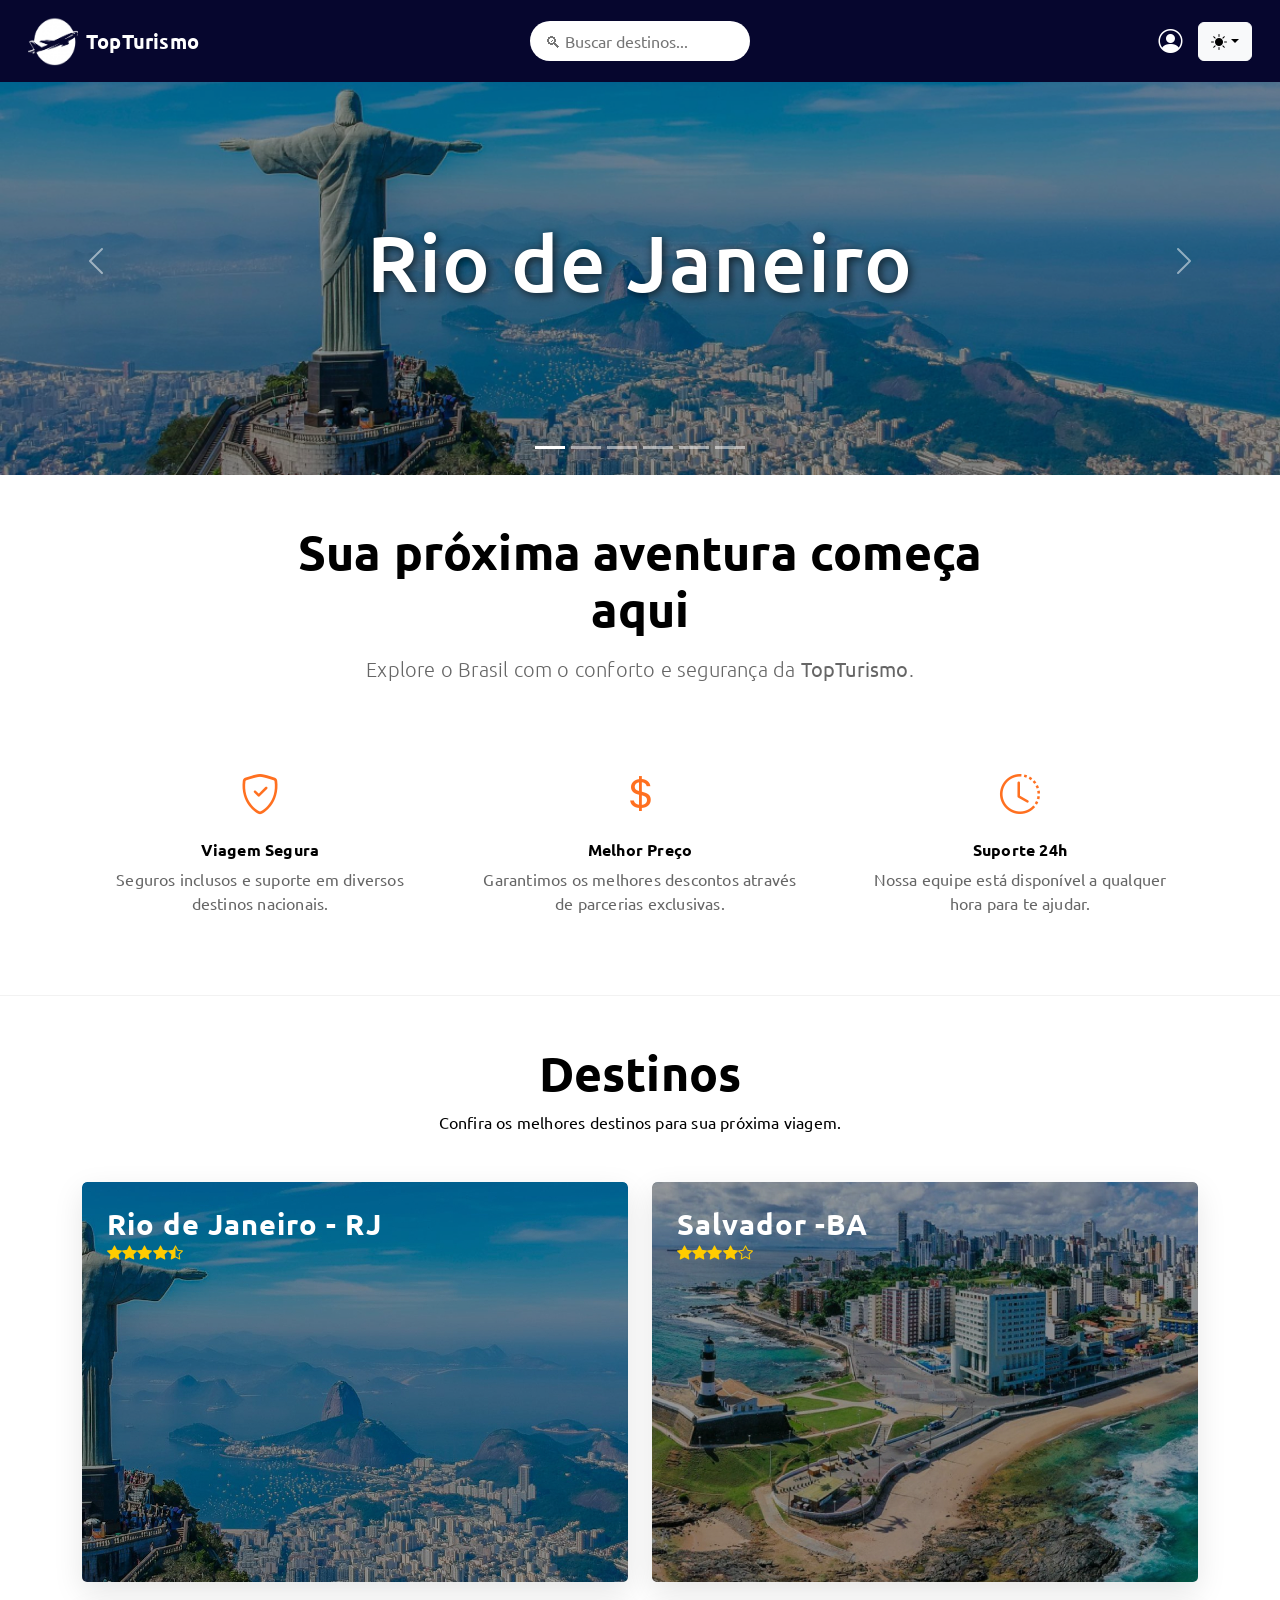
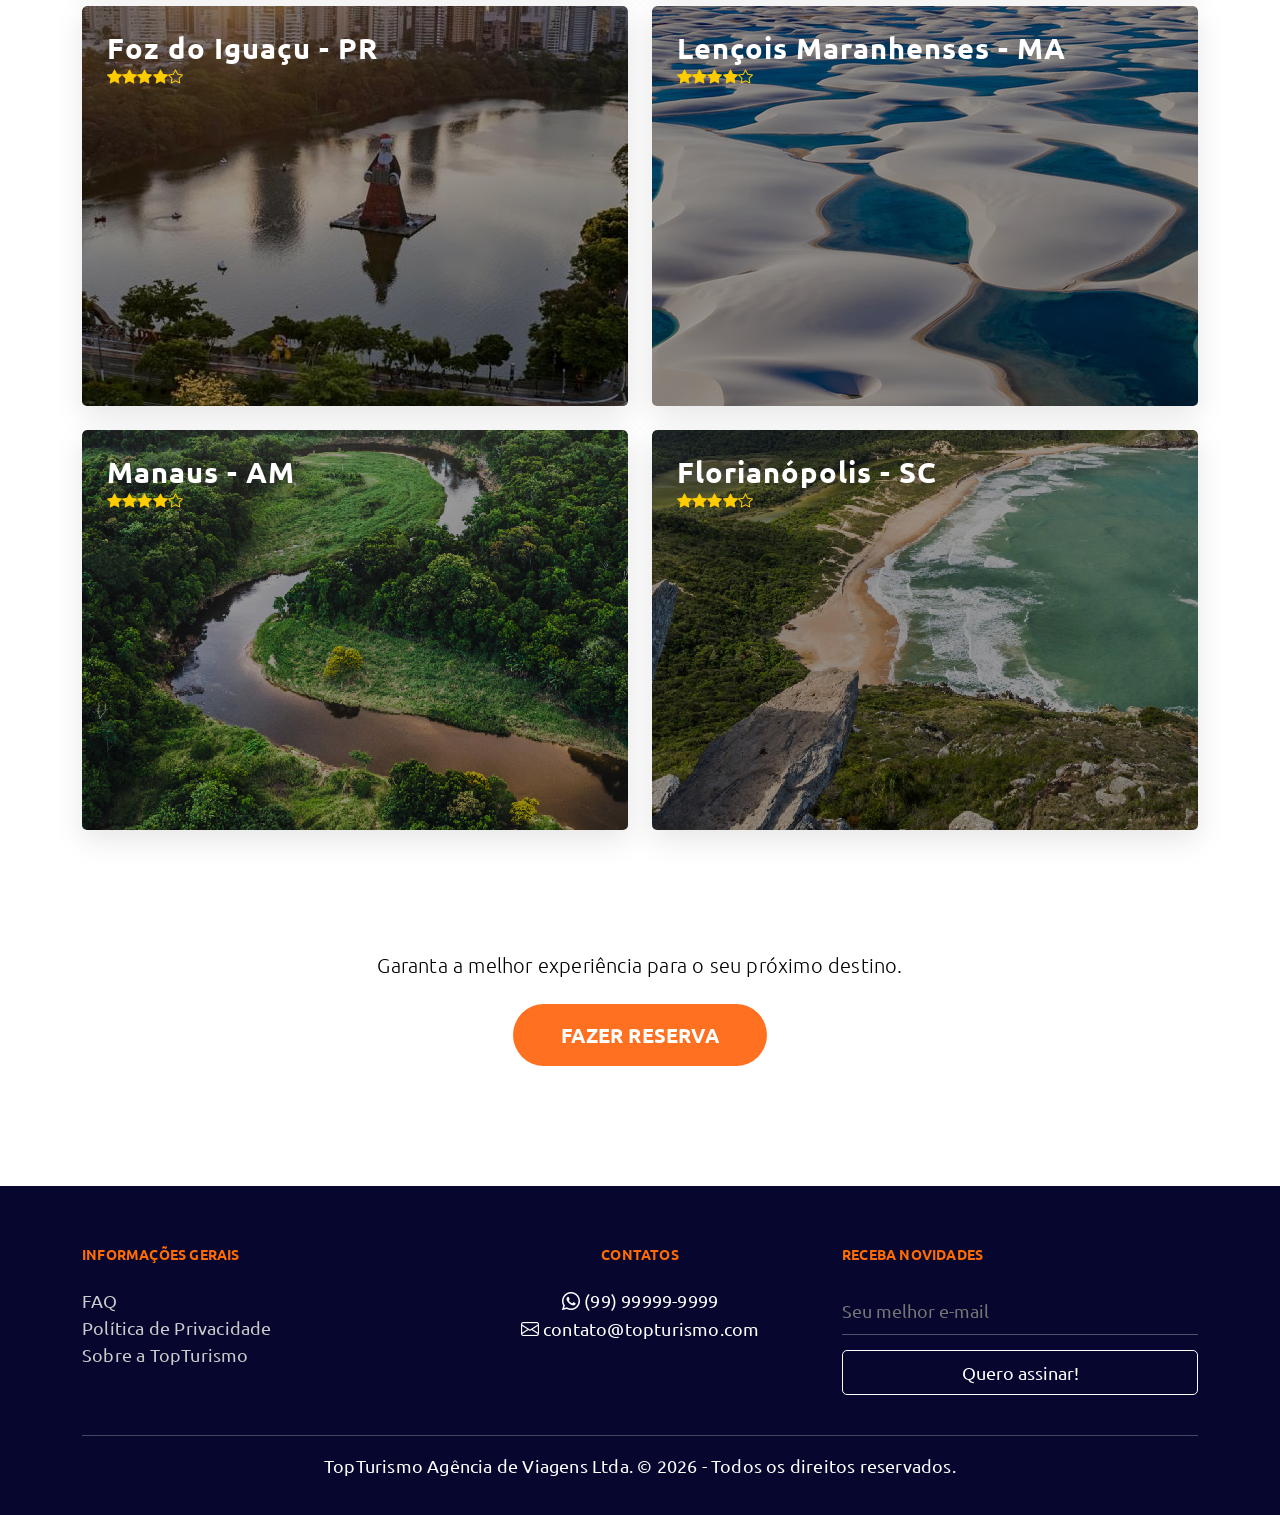
<file: index.html>
<!DOCTYPE html>
<html lang="pt-BR">

<head>
    <meta charset="UTF-8">
    <meta name="viewport" content="width=device-width, initial-scale=1.0">
    <link href="https://cdn.jsdelivr.net/npm/bootstrap@5.3.3/dist/css/bootstrap.min.css" rel="stylesheet">
    <link rel="stylesheet" href="./assets/css/style.css">
    <link rel="stylesheet" href="https://cdn.jsdelivr.net/npm/bootstrap-icons@1.11.3/font/bootstrap-icons.min.css">
    <link rel="shortcut icon" href="./assets/imagens/logo-favicon.ico" type="image/x-icon">
    <title>TopTurismo - Reserva de Viagens</title>
</head>

<body>
    <header>
        <nav class="navbar fixed-top navbar-expand-lg custom-bg p-3">
            <div class="container-fluid d-flex align-items-center flex-wrap">
                <div class="d-flex align-items-center">
                    <img src="./assets/imagens/logo-white.png" width="50" height="50" alt="Logo">
                    <a href="index.html" class="text-a ms-2 logo-texto">TopTurismo</a>
                </div>

                <div class="mx-auto busca-container">
                    <div class="busca-caixa">
                        <input type="text" placeholder="🔍︎ Buscar destinos...">
                    </div>
                </div>

                <div class="d-flex align-items-center ms-auto gap-3">
                    <a href="./pages/cadastro.html" class="text-white fs-4 user-icon">
                        <i class="bi bi-person-circle"></i>
                    </a>

                    <div class="dropdown">
                        <button class="btn btn-light dropdown-toggle" type="button" id="temaMenu"
                            data-bs-toggle="dropdown">
                            <i class="bi bi-circle-half"></i> Tema
                        </button>
                        <ul class="dropdown-menu dropdown-menu-end">
                            <li><a class="dropdown-item" onclick="setTheme('light')"><i
                                        class="bi bi-sun-fill me-2"></i>Claro</a></li>
                            <li><a class="dropdown-item" onclick="setTheme('dark')"><i
                                        class="bi bi-moon-fill me-2"></i>Escuro</a></li>
                        </ul>
                    </div>
                </div>
            </div>
        </nav>
    </header>

    <main>
        <section class="mt-5 p-0"> <!-- Carrossel -->
            <div id="myCarousel" class="carousel slide carousel-fade" data-bs-ride="carousel">
                <div class="carousel-indicators">
                    <button type="button" data-bs-target="#myCarousel" data-bs-slide-to="0" class="active"></button>
                    <button type="button" data-bs-target="#myCarousel" data-bs-slide-to="1"></button>
                    <button type="button" data-bs-target="#myCarousel" data-bs-slide-to="2"></button>
                    <button type="button" data-bs-target="#myCarousel" data-bs-slide-to="3"></button>
                    <button type="button" data-bs-target="#myCarousel" data-bs-slide-to="4"></button>
                    <button type="button" data-bs-target="#myCarousel" data-bs-slide-to="5"></button>
                </div>
                <div class="carousel-inner">
                    <div class="carousel-item active">
                        <img src="./assets/imagens/rio-de-janeiro.jpg" class="img-opacidade w-100" alt="Rio">
                        <div class="carousel-caption">
                            <h3>Rio de Janeiro</h3>
                        </div>
                    </div>
                    <div class="carousel-item">
                        <img src="./assets/imagens/salvador.jpg" class="img-opacidade w-100" alt="Salvador">
                        <div class="carousel-caption">
                            <h3>Salvador</h3>
                        </div>
                    </div>
                    <div class="carousel-item">
                        <img src="./assets/imagens/maranhao.jpg" class="img-opacidade w-100" alt="Maranhão">
                        <div class="carousel-caption">
                            <h3>Maranhão</h3>
                        </div>
                    </div>
                    <div class="carousel-item">
                        <img src="./assets/imagens/amazonia.jpg" class="img-opacidade w-100" alt="Maranhão">
                        <div class="carousel-caption">
                            <h3>Amazonas</h3>
                        </div>
                    </div>
                    <div class="carousel-item">
                        <img src="./assets/imagens/florianopolis.jpg" class="img-opacidade w-100" alt="Maranhão">
                        <div class="carousel-caption">
                            <h3>Santa Catarina</h3>
                        </div>
                    </div>
                    <div class="carousel-item">
                        <img src="./assets/imagens/parana.jpg" class="img-opacidade w-100" alt="Maranhão">
                        <div class="carousel-caption">
                            <h3>Paraná</h3>
                        </div>
                    </div>
                </div>
                <button class="carousel-control-prev" type="button" data-bs-target="#myCarousel" data-bs-slide="prev">
                    <span class="carousel-control-prev-icon"></span>
                </button>
                <button class="carousel-control-next" type="button" data-bs-target="#myCarousel" data-bs-slide="next">
                    <span class="carousel-control-next-icon"></span>
                </button>
            </div>
        </section>

        <section class="secao-intro py-5"> <!-- Seção introdutoria -->
            <div class="container text-center">
                <div class="row justify-content-center">
                    <div class="col-md-8 mb-5">
                        <h2 class="display-5 fw-bold secao-intro-h2">Sua próxima aventura começa aqui</h2>
                        <p class="lead mt-3">Explore o Brasil com o conforto e segurança da <strong>TopTurismo</strong>.
                        </p>
                    </div>
                </div>

                <div class="row g-4">
                    <div class="col-md-4">
                        <div class="p-3">
                            <i class="bi bi-shield-check fs-1 text-custom-orange"></i>
                            <h4 class="mt-3">Viagem Segura</h4>
                            <p>Seguros inclusos e suporte em diversos destinos nacionais.</p>
                        </div>
                    </div>
                    <div class="col-md-4">
                        <div class="p-3">
                            <i class="bi bi-currency-dollar fs-1 text-custom-orange"></i>
                            <h4 class="mt-3">Melhor Preço</h4>
                            <p>Garantimos os melhores descontos através de parcerias exclusivas.</p>
                        </div>
                    </div>
                    <div class="col-md-4">
                        <div class="p-3">
                            <i class="bi bi-clock-history fs-1 text-custom-orange"></i>
                            <h4 class="mt-3">Suporte 24h</h4>
                            <p>Nossa equipe está disponível a qualquer hora para te ajudar.</p>
                        </div>
                    </div>
                </div>
            </div>
        </section>

        <section id="destinos" class="py-5"> <!-- Destinos -->
            <div class="container">
                <h2 class="display-5 fw-bold secao-intro-h2 text-center">Destinos</h2>
                <p class="text-center mb-5">Confira os melhores destinos para sua próxima viagem.</p>

                <div class="row">
                    <div class="col-md-6 mb-4">
                        <div class="card h-100 card-destino-custom">
                            <div class="card-img-container">
                                <img class="card-img-top" src="./assets/imagens/rio-de-janeiro.jpg"
                                    alt="Rio de Janeiro">

                                <div class="card-info-fixa">
                                    <h5 class="nome-destino-overlay">Rio de Janeiro - RJ</h5>
                                    <div class="avaliacao-estrelas">
                                        <i class="bi bi-star-fill"></i><i class="bi bi-star-fill"></i><i
                                            class="bi bi-star-fill"></i><i class="bi bi-star-fill"></i><i
                                            class="bi bi-star-half"></i>
                                    </div>
                                </div>

                                <div class="card-overlay">
                                    <div class="overlay-conteudo">
                                        <p class="descricao-destino">
                                            A Cidade Maravilhosa te espera com o Cristo Redentor, praias icônicas como
                                            Copacabana e o pôr do sol inesquecível no Arpoador.
                                            <br> Brasília → Rio de Janeiro = 1.163 km.
                                        </p>
                                        <a href="./pages/reservas.html" class="btn btn-custom">Reservar</a>
                                    </div>
                                </div>
                            </div>
                        </div>
                    </div>

                    <div class="col-md-6 mb-4">
                        <div class="card h-100 card-destino-custom">
                            <div class="card-img-container">
                                <img class="card-img-top" src="./assets/imagens/salvador.jpg" alt="Salvador">

                                <div class="card-info-fixa">
                                    <h5 class="nome-destino-overlay">Salvador -BA</h5>
                                    <div class="avaliacao-estrelas">
                                        <i class="bi bi-star-fill"></i><i class="bi bi-star-fill"></i><i
                                            class="bi bi-star-fill"></i><i class="bi bi-star-fill"></i><i
                                            class="bi bi-star"></i>
                                    </div>
                                </div>

                                <div class="card-overlay">
                                    <div class="overlay-conteudo">
                                        <p class="descricao-destino">Mergulhe na energia da Bahia: do colorido histórico
                                            do Pelourinho à culinária única e as águas mornas da Praia do Forte. <br>
                                            Brasília → Salvador = 1.448 km.</p>
                                        <a href="./pages/reservas.html" class="btn btn-custom">Reservar</a>
                                    </div>
                                </div>
                            </div>
                        </div>
                    </div>

                    <div class="col-md-6 mb-4">
                        <div class="card h-100 card-destino-custom">
                            <div class="card-img-container">
                                <img class="card-img-top" src="./assets/imagens/parana.jpg" alt="Parana">

                                <div class="card-info-fixa">
                                    <h5 class="nome-destino-overlay">Foz do Iguaçu - PR</h5>
                                    <div class="avaliacao-estrelas">
                                        <i class="bi bi-star-fill"></i><i class="bi bi-star-fill"></i><i
                                            class="bi bi-star-fill"></i><i class="bi bi-star-fill"></i><i
                                            class="bi bi-star"></i>
                                    </div>
                                </div>

                                <div class="card-overlay">
                                    <div class="overlay-conteudo">
                                        <p class="descricao-destino">Prepare-se para a força da natureza nas Cataratas
                                            do Iguaçu, uma das sete maravilhas do mundo, em uma experiência de tirar o
                                            fôlego. <br> Brasília → Paraná = 1.440 km.</p>
                                        <a href="./pages/reservas.html" class="btn btn-custom">Reservar</a>
                                    </div>
                                </div>
                            </div>
                        </div>
                    </div>

                    <div class="col-md-6 mb-4">
                        <div class="card h-100 card-destino-custom">
                            <div class="card-img-container">
                                <img class="card-img-top" src="./assets/imagens/maranhao.jpg" alt="Maranhao">

                                <div class="card-info-fixa">
                                    <h5 class="nome-destino-overlay">Lençois Maranhenses - MA</h5>
                                    <div class="avaliacao-estrelas">
                                        <i class="bi bi-star-fill"></i><i class="bi bi-star-fill"></i><i
                                            class="bi bi-star-fill"></i><i class="bi bi-star-fill"></i><i
                                            class="bi bi-star"></i>
                                    </div>
                                </div>

                                <div class="card-overlay">
                                    <div class="overlay-conteudo">
                                        <p class="descricao-destino">Um deserto de areias brancas repleto de lagoas
                                            cristalinas. Um cenário surreal e exclusivo no coração do Nordeste
                                            brasileiro. <br> Brasília → Maranhão = 1.671 km.</p>
                                        <a href="./pages/reservas.html" class="btn btn-custom">Reservar</a>
                                    </div>
                                </div>
                            </div>
                        </div>
                    </div>
                    <div class="col-md-6 mb-4">
                        <div class="card h-100 card-destino-custom">
                            <div class="card-img-container">
                                <img class="card-img-top" src="./assets/imagens/amazonia.jpg" alt="Amazonas">

                                <div class="card-info-fixa">
                                    <h5 class="nome-destino-overlay">Manaus - AM</h5>
                                    <div class="avaliacao-estrelas">
                                        <i class="bi bi-star-fill"></i><i class="bi bi-star-fill"></i><i
                                            class="bi bi-star-fill"></i><i class="bi bi-star-fill"></i><i
                                            class="bi bi-star"></i>
                                    </div>
                                </div>

                                <div class="card-overlay">
                                    <div class="overlay-conteudo">
                                        <p class="descricao-destino">A porta de entrada para a maior floresta tropical
                                            do mundo. Conheça o Teatro Amazonas e o encontro mágico das águas. <br>
                                            Brasília → Amazonas = 3.490 km.</p>
                                        <a href="./pages/reservas.html" class="btn btn-custom">Reservar</a>
                                    </div>
                                </div>
                            </div>
                        </div>
                    </div>
                    <div class="col-md-6 mb-4">
                        <div class="card h-100 card-destino-custom">
                            <div class="card-img-container">
                                <img class="card-img-top" src="./assets/imagens/florianopolis.jpg" alt="Florianopolis">

                                <div class="card-info-fixa">
                                    <h5 class="nome-destino-overlay">Florianópolis - SC</h5>
                                    <div class="avaliacao-estrelas">
                                        <i class="bi bi-star-fill"></i><i class="bi bi-star-fill"></i><i
                                            class="bi bi-star-fill"></i><i class="bi bi-star-fill"></i><i
                                            class="bi bi-star"></i>
                                    </div>
                                </div>

                                <div class="card-overlay">
                                    <div class="overlay-conteudo">
                                        <p class="descricao-destino">A Ilha da Magia combina infraestrutura moderna com
                                            mais de 40 praias paradisíacas, trilhas naturais e o melhor do surfe. <br>
                                            Brasília → Florianópolis = 1.681 km.</p>
                                        <a href="./pages/reservas.html" class="btn btn-custom">Reservar</a>
                                    </div>
                                </div>
                            </div>
                        </div>
                    </div>

                </div>
            </div>
        </section>

        <section class="text-center py-5 mb-5" id="reservar">
            <div class="container">
                <div class="row justify-content-center">
                    <div class="col-md-8">
                        <p class="lead mb-4">Garanta a melhor experiência para o seu próximo destino.</p>

                        <a class="btn btn-lg text-white btn-custom px-5 py-3 mb-4" href="./pages/reservas.html">
                            FAZER RESERVA
                        </a>
                    </div>
                </div>
            </div>
        </section>
    </main>

    <footer class="footer-principal">
        <div class="container">
            <div class="row">
                <div class="col-md-4 mb-4">
                    <h5>Informações Gerais</h5>
                    <ul class="footer-links">
                        <li><a href="#">FAQ</a></li>
                        <li><a href="#">Política de Privacidade</a></li>
                        <li><a href="#">Sobre a TopTurismo</a></li>
                    </ul>
                </div>
                <div class="col-md-4 mb-4 text-center">
                    <h5>Contatos</h5>
                    <div class="footer-contato-item"><i class="bi bi-whatsapp"></i> (99) 99999-9999</div>
                    <div class="footer-contato-item"><i class="bi bi-envelope"></i> contato@topturismo.com</div>
                </div>
                <div class="col-md-4 mb-4">
                    <h5>Receba Novidades</h5>
                    <div class="newsletter-form">
                        <input type="email" placeholder="Seu melhor e-mail" class="footer-input">
                        <button class="footer-btn">Quero assinar!</button>
                    </div>
                </div>
            </div>
            <hr class="footer-divisor">
            <div class="text-center footer-bottom">
                <p>TopTurismo Agência de Viagens Ltda. &copy; 2026 - Todos os direitos reservados.</p>
            </div>
        </div>
    </footer>

    <script src="https://cdn.jsdelivr.net/npm/bootstrap@5.3.3/dist/js/bootstrap.bundle.min.js"></script>
    <script src="./assets/js/script.js"></script>
</body>

</html>
</file>
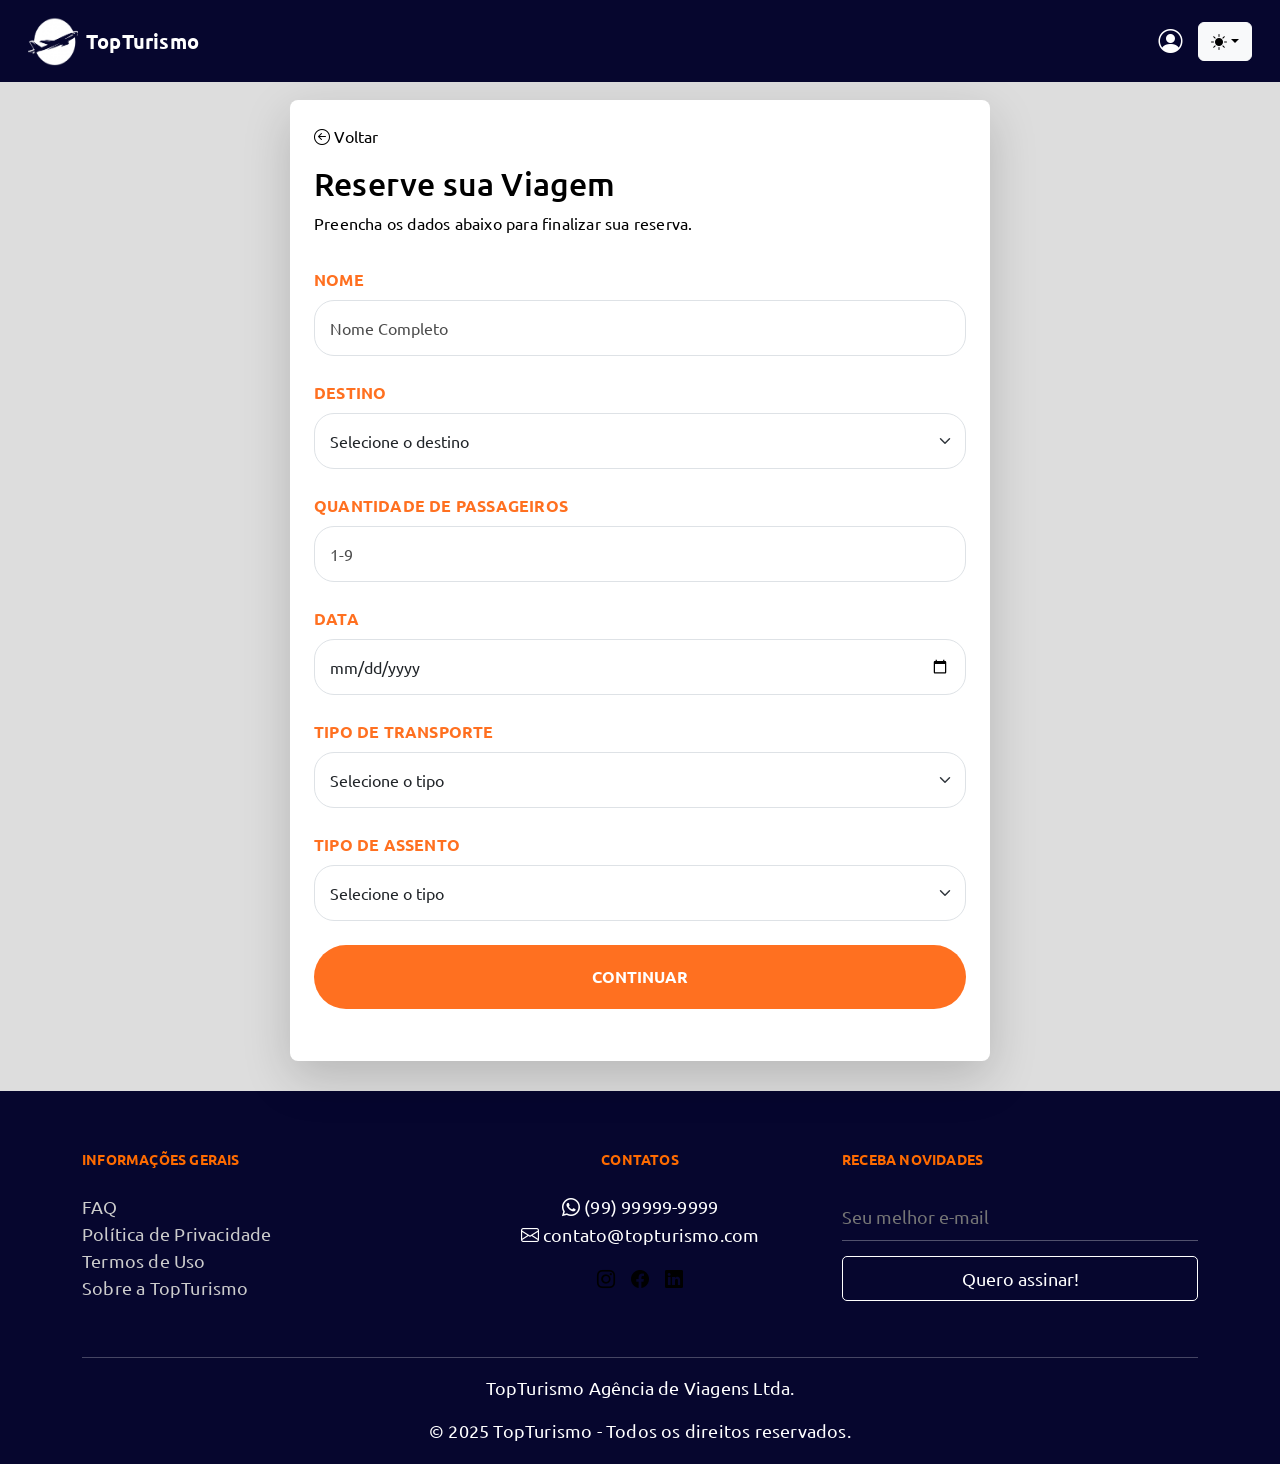
<file: reservas.html>
<!DOCTYPE html>
<html lang="pt-BR">

<head>
    <meta charset="UTF-8">
    <meta name="viewport" content="width=device-width, initial-scale=1.0">
    <title>TopTurismo - Reservas</title>

    <link href="https://cdn.jsdelivr.net/npm/bootstrap@5.3.8/dist/css/bootstrap.min.css" rel="stylesheet"
        crossorigin="anonymous">
    <link rel="shortcut icon" href="imagens/logo-favicon.ico" type="image/x-icon">
    <link rel="stylesheet" href="https://cdn.jsdelivr.net/npm/bootstrap-icons@1.11.3/font/bootstrap-icons.min.css">
    <link rel="stylesheet" href="css/style.css">
</head>

<body class="pagina-reservas">
    <header>
        <nav class="navbar fixed-top navbar-expand-lg custom-bg p-3">

            <div class="container-fluid d-flex align-items-center flex-wrap">

                <div class="d-flex align-items-center">
                    <img src="imagens/logo-white.png" width="50" height="50">
                    <a href="index.html" class="text-a ms-2 logo-texto">TopTurismo</a>
                </div>

                <div class="d-flex align-items-center ms-auto gap-3">
                    <a href="cadastro.html" class="text-white fs-4 user-icon">
                        <i class="bi bi-person-circle"></i>
                    </a>

                    <div class="dropdown">
                        <button class="btn btn-light dropdown-toggle" type="button" id="temaMenu"
                            data-bs-toggle="dropdown">
                            <i class="bi bi-circle-half"></i> Tema
                        </button>

                        <ul class="dropdown-menu dropdown-menu-end">
                            <li>
                                <a class="dropdown-item" onclick="setTheme('light')">
                                    <i class="bi bi-sun-fill me-2"></i>Claro
                                </a>
                            </li>
                            <li>
                                <a class="dropdown-item" onclick="setTheme('dark')">
                                    <i class="bi bi-moon-fill me-2"></i>Escuro
                                </a>
                            </li>
                        </ul>
                    </div>
                </div>

            </div>

        </nav>
    </header>

    <main class="d-flex justify-content-center align-items-center min-vh-100">
        <form id="reservaForm" class=" shadow-lg w-100 p-3 rounded-3" style="max-width: 700px;">
            <div class="p-2 form-info">
                <a href="index.html" class="btn-voltar">
                    <i class="bi bi-arrow-left-circle"></i> Voltar
                </a>
            </div>
            <div class="p-2">
                <h2>Reserve sua Viagem</h2>
                <p>Preencha os dados abaixo para finalizar sua reserva.</p>
            </div>
            <div class="mb-2 p-2">
                <label for="nome" class="form-label">Nome </label>
                <input type="text" id="nome" class="form-control" placeholder="Nome Completo">
            </div>
            <div class="mb-2 p-2">
                <label for="destino" class="form-label">Destino</label>
                <select id="destino" class="form-select">
                    <option value="">Selecione o destino</option>
                    <option value="Rio de Janeiro" data-distancia="1150">Rio de Janeiro
                    </option>
                    <option value="Salvador" data-distancia="1448">Salvador</option>
                    <option value="Florianópolis" data-distancia="1681">Florianópolis</option>
                    <option value="Maranhão" data-distancia="1670">Maranhão</option>
                    <option value="Amazônia" data-distancia="3490">Amazônia</option>
                    <option value="Paraná" data-distancia="1440">Paraná</option>
                </select>
            </div>
            <div class="mb-2 p-2">
                <label for="passageiros" class="form-label">Quantidade de passageiros</label>
                <input type="number" id="passageiros" class="form-control" min="1" max="9" placeholder="1-9" required>
            </div>
            <div class="mb-2 p-2">
                <label for="data" class="form-label">Data</label>
                <input type="date" id="data" class="form-control" required>
            </div>
            <div class="mb-2 p-2">
                <label for="transporte" class="form-label">Tipo de Transporte</label>
                <select id="transporte" class="form-select">
                    <option value="">Selecione o tipo</option>
                    <option value="Avião">Avião</option>
                    <option value="Ônibus">Ônibus</option>
                </select>
            </div>
            <div class="mb-2 p-2">
                <label for="assento" class="form-label">Tipo de assento</label>
                <select id="assento" class="form-select">
                    <option value="">Selecione o tipo</option>
                    <option value="Padrão">Padrão</option>
                    <option value="VIP">VIP</option>
                    <option value="Executiva">Executiva</option>
                </select>
            </div>

            <div class="mb-2 p-2">
                <button type="button" class="btn btn-custom w-100" id="btnConfirmar">CONTINUAR</button>
            </div>
            <div id="erro" class="text-center"></div>
        </form>


        <div id="resultado" class="card mt-4 p-4 d-none">
            <a href="reservas.html" class="btn-voltar mb-3">
                <i class="bi bi-arrow-left-circle"></i> Voltar
            </a>
            <h4 class="mt-3 text-center mb-3">Confirme sua Reserva</h4>
            <p id="resumo" class="mb-3 text-center"></p>
            <button class="btn btn-custom mb-3 text-center" id="novaReserva">Confirmar reserva</button>
        </div>
    </main>

    <footer class="footer-principal">
        <div class="container">
            <div class="row">
                <div class="col-md-4 mb-4">
                    <h5>Informações Gerais</h5>
                    <ul class="footer-links">
                        <li><a href="#">FAQ</a></li>
                        <li><a href="#">Política de Privacidade</a></li>
                        <li><a href="#">Termos de Uso</a></li>
                        <li><a href="#">Sobre a TopTurismo</a></li>
                    </ul>
                </div>

                <div class="col-md-4 mb-4 text-center">
                    <h5>Contatos</h5>
                    <div class="footer-contact-item">
                        <i class="bi bi-whatsapp"></i> <span>(99) 99999-9999</span>
                    </div>
                    <div class="footer-contato-item">
                        <i class="bi bi-envelope"></i> <span>contato@topturismo.com</span>
                    </div>
                    <div class="d-flex justify-content-center gap-3 mt-3 social-icons-pro">
                        <a href="#"><i class="bi bi-instagram"></i></a>
                        <a href="#"><i class="bi bi-facebook"></i></a>
                        <a href="#"><i class="bi bi-linkedin"></i></a>
                    </div>
                </div>

                <div class="col-md-4 mb-4">
                    <h5>Receba Novidades</h5>
                    <div class="newsletter-form">
                        <input type="email" placeholder="Seu melhor e-mail" class="footer-input">
                        <button class="footer-btn">Quero assinar!</button>
                    </div>
                </div>
            </div>

            <hr class="footer-divisor">

            <div class="row">
                <div class="col-12 text-center footer-bottom">
                    <p>TopTurismo Agência de Viagens Ltda. </p>
                    <p class="mb-0">&copy; 2025 TopTurismo - Todos os direitos reservados.</p>
                </div>
            </div>
        </div>
    </footer>

    <script src="https://cdn.jsdelivr.net/npm/bootstrap@5.3.8/dist/js/bootstrap.bundle.min.js"></script>
    <script src="js/script.js"></script>
</body>

</html>
</file>
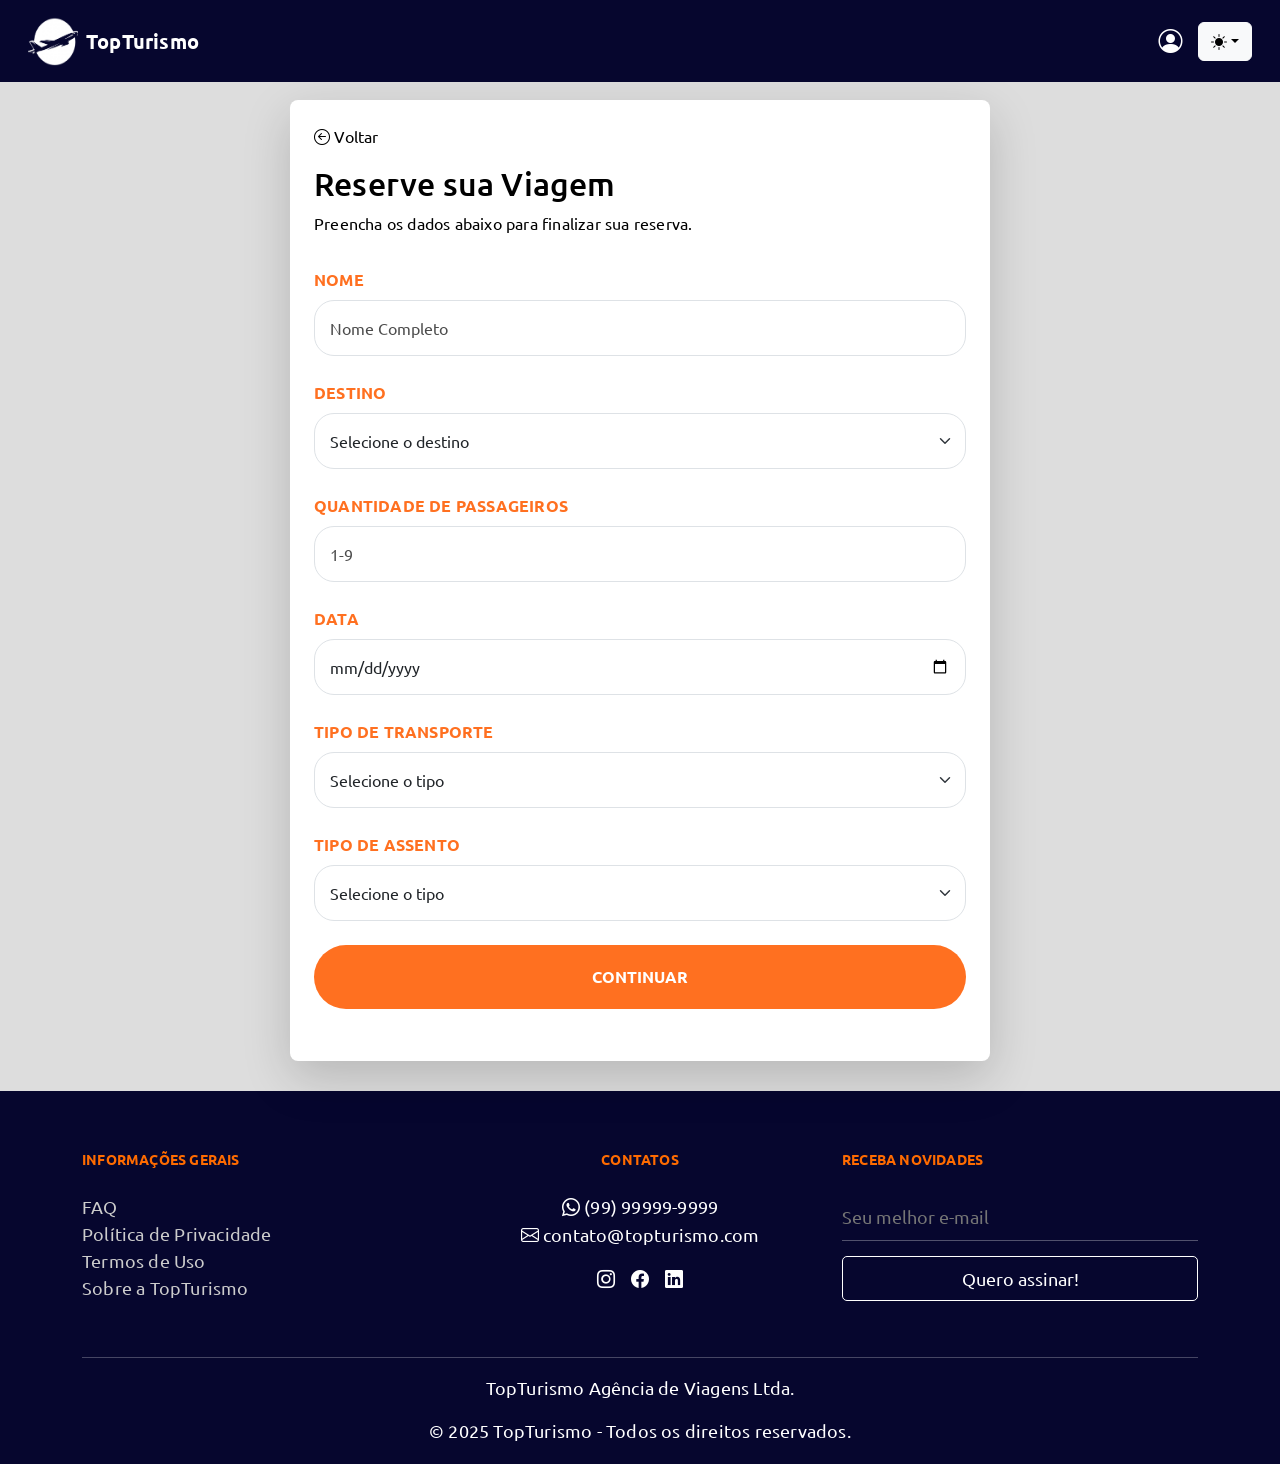
<file: pages/reservas.html>
<!DOCTYPE html>
<html lang="pt-BR">

<head>
    <meta charset="UTF-8">
    <meta name="viewport" content="width=device-width, initial-scale=1.0">
    <title>TopTurismo - Reservas</title>

    <link href="https://cdn.jsdelivr.net/npm/bootstrap@5.3.8/dist/css/bootstrap.min.css" rel="stylesheet"
        crossorigin="anonymous">
    <link rel="shortcut icon" href="../assets/imagens/logo-favicon.ico" type="image/x-icon">
    <link rel="stylesheet" href="https://cdn.jsdelivr.net/npm/bootstrap-icons@1.11.3/font/bootstrap-icons.min.css">
    <link rel="stylesheet" href="../assets/css/style.css">
</head>

<body class="pagina-reservas">
    <header>
        <nav class="navbar fixed-top navbar-expand-lg custom-bg p-3">

            <div class="container-fluid d-flex align-items-center flex-wrap">

                <div class="d-flex align-items-center">
                    <img src="../assets/imagens/logo-white.png" width="50" height="50">
                    <a href="index.html" class="text-a ms-2 logo-texto">TopTurismo</a>
                </div>

                <div class="d-flex align-items-center ms-auto gap-3">
                    <a href="cadastro.html" class="text-white fs-4 user-icon">
                        <i class="bi bi-person-circle"></i>
                    </a>

                    <div class="dropdown">
                        <button class="btn btn-light dropdown-toggle" type="button" id="temaMenu"
                            data-bs-toggle="dropdown">
                            <i class="bi bi-circle-half"></i> Tema
                        </button>

                        <ul class="dropdown-menu dropdown-menu-end">
                            <li>
                                <a class="dropdown-item" onclick="setTheme('light')">
                                    <i class="bi bi-sun-fill me-2"></i>Claro
                                </a>
                            </li>
                            <li>
                                <a class="dropdown-item" onclick="setTheme('dark')">
                                    <i class="bi bi-moon-fill me-2"></i>Escuro
                                </a>
                            </li>
                        </ul>
                    </div>
                </div>

            </div>

        </nav>
    </header>

    <main class="d-flex justify-content-center align-items-center min-vh-100">
        <form id="reservaForm" class=" shadow-lg w-100 p-3 rounded-3" style="max-width: 700px;">
            <div class="p-2 form-info">
                <a href="../index.html" class="btn-voltar">
                    <i class="bi bi-arrow-left-circle"></i> Voltar
                </a>
            </div>
            <div class="p-2">
                <h2>Reserve sua Viagem</h2>
                <p>Preencha os dados abaixo para finalizar sua reserva.</p>
            </div>
            <div class="mb-2 p-2">
                <label for="nome" class="form-label">Nome </label>
                <input type="text" id="nome" class="form-control" placeholder="Nome Completo">
            </div>
            <div class="mb-2 p-2">
                <label for="destino" class="form-label">Destino</label>
                <select id="destino" class="form-select">
                    <option value="">Selecione o destino</option>
                    <option value="Rio de Janeiro" data-distancia="1150">Rio de Janeiro
                    </option>
                    <option value="Salvador" data-distancia="1448">Salvador</option>
                    <option value="Florianópolis" data-distancia="1681">Florianópolis</option>
                    <option value="Maranhão" data-distancia="1670">Maranhão</option>
                    <option value="Amazônia" data-distancia="3490">Amazônia</option>
                    <option value="Paraná" data-distancia="1440">Paraná</option>
                </select>
            </div>
            <div class="mb-2 p-2">
                <label for="passageiros" class="form-label">Quantidade de passageiros</label>
                <input type="number" id="passageiros" class="form-control" min="1" max="9" placeholder="1-9" required>
            </div>
            <div class="mb-2 p-2">
                <label for="data" class="form-label">Data</label>
                <input type="date" id="data" class="form-control" required>
            </div>
            <div class="mb-2 p-2">
                <label for="transporte" class="form-label">Tipo de Transporte</label>
                <select id="transporte" class="form-select">
                    <option value="">Selecione o tipo</option>
                    <option value="Avião">Avião</option>
                    <option value="Ônibus">Ônibus</option>
                </select>
            </div>
            <div class="mb-2 p-2">
                <label for="assento" class="form-label">Tipo de assento</label>
                <select id="assento" class="form-select">
                    <option value="">Selecione o tipo</option>
                    <option value="Padrão">Padrão</option>
                    <option value="VIP">VIP</option>
                    <option value="Executiva">Executiva</option>
                </select>
            </div>

            <div class="mb-2 p-2">
                <button type="button" class="btn btn-custom w-100" id="btnConfirmar">CONTINUAR</button>
            </div>
            <div id="erro" class="text-center"></div>
        </form>


        <div id="resultado" class="card mt-4 p-4 d-none">
            <a href="./reservas.html" class="btn-voltar mb-3">
                <i class="bi bi-arrow-left-circle"></i> Voltar
            </a>
            <h4 class="mt-3 text-center mb-3">Confirme sua Reserva</h4>
            <p id="resumo" class="mb-3 text-center"></p>
            <button class="btn btn-custom mb-3 text-center" id="novaReserva">Confirmar reserva</button>
        </div>
    </main>

    <footer class="footer-principal">
        <div class="container">
            <div class="row">
                <div class="col-md-4 mb-4">
                    <h5>Informações Gerais</h5>
                    <ul class="footer-links">
                        <li><a href="#">FAQ</a></li>
                        <li><a href="#">Política de Privacidade</a></li>
                        <li><a href="#">Termos de Uso</a></li>
                        <li><a href="#">Sobre a TopTurismo</a></li>
                    </ul>
                </div>

                <div class="col-md-4 mb-4 text-center">
                    <h5>Contatos</h5>
                    <div class="footer-contact-item">
                        <i class="bi bi-whatsapp"></i> <span>(99) 99999-9999</span>
                    </div>
                    <div class="footer-contato-item">
                        <i class="bi bi-envelope"></i> <span>contato@topturismo.com</span>
                    </div>
                    <div class="d-flex justify-content-center gap-3 mt-3 social-icons-pro">
                        <a href="#"><i class="bi bi-instagram"></i></a>
                        <a href="#"><i class="bi bi-facebook"></i></a>
                        <a href="#"><i class="bi bi-linkedin"></i></a>
                    </div>
                </div>

                <div class="col-md-4 mb-4">
                    <h5>Receba Novidades</h5>
                    <div class="newsletter-form">
                        <input type="email" placeholder="Seu melhor e-mail" class="footer-input">
                        <button class="footer-btn">Quero assinar!</button>
                    </div>
                </div>
            </div>

            <hr class="footer-divisor">

            <div class="row">
                <div class="col-12 text-center footer-bottom">
                    <p>TopTurismo Agência de Viagens Ltda. </p>
                    <p class="mb-0">&copy; 2025 TopTurismo - Todos os direitos reservados.</p>
                </div>
            </div>
        </div>
    </footer>

    <script src="https://cdn.jsdelivr.net/npm/bootstrap@5.3.8/dist/js/bootstrap.bundle.min.js"></script>
    <script src="../assets/js/script.js"></script>
</body>

</html>
</file>
<file: assets/css/style.css>
@import url('https://fonts.googleapis.com/css2?family=Ubuntu:wght@300;400;500;700&display=swap');

:root {
  --bg: #ffffff;
  --text: #000000;
  --primary: #070F1F;
  --primary-hover: #06062e;
  --card-bg: #ffffff;
  --btn-bg: #FF6B00;
  --btn-hover: var(--primary-hover);
  --bg-mobile: #fff;
  --border: #000000;
}

.dark-mode {
  --bg: #000000;
  --text: #f5f5f5;
  --primary: #070F1F;
  --primary-hover: #06062e;
  --card-bg: #1A1F2C;
  --btn-bg: #FF6B00;
  --btn-hover: var(--primary-hover);
  --bg-mobile: #070F1F;
  --border: #fff;
}

body {
  background-color: var(--bg);
  color: var(--text);
  font-family: 'Ubuntu', sans-serif;
  margin: 0;
  letter-spacing: 0.2px;
}

.navbar,
.custom-bg {
  background-color: var(--primary-hover) !important;
}

.busca-container {
  position: absolute;
  left: 50%;
  transform: translateX(-50%);
}

.text-a {
  color: #fff;
  text-decoration: none;
  font-size: 20px;
  font-weight: 600;
  font-family: 'Ubuntu', sans-serif;
}

.logo-texto{
  color: #fff;
}

.logo-texto:hover{
  color: #fff;
}

.busca-caixa input {
  padding: 8px 15px;
  border-radius: 20px;
  border: none;
  outline: none;
  width: 220px;
  transition: 0.3s;
}

.busca-caixa input:focus {
  width: 260px;
}

.user-icon {
  transition: 0.3s;
  display: flex;
  align-items: center;
  text-decoration: none;
}

.user-icon:hover {
  color: var(--btn-bg) !important;
}

.dropdown-menu {
  background-color: var(--primary);
  color: var(--text);
  border-color: var(--primary);
}

.dropdown-item {
  color: white;
}

.dropdown-item:hover,
.dropdown-menu:hover {
  color: var(--btn-bg);
}

.img-opacidade {
  filter: brightness(60%);
}

.carousel-item img {
  transition: transform 1s;
}

.carousel-caption {
  top: 50%;
  bottom: auto;
  transform: translateY(-50%);
  text-align: center;
  padding: 0 10px;
}

.carousel-caption h3 {
  font-size: clamp(2rem, 10vw, 5rem);
  letter-spacing: 1px;
  text-shadow: 2px 2px 10px rgba(0, 0, 0, 0.7);
  margin: 0;
}

.btn-custom {
  background-color: #ff7020;
  border-radius: 40px;
  padding: 20px;
  transition: 0.3s;
  border: none;
  color: white;
  font-weight: bold;
}

.btn-custom:hover {
  background-color: var(--btn-hover);
  color: white;
}
.secao-intro {
  background-color: var(--bg);
  border-bottom: 1px solid rgba(0, 0, 0, 0.05);
}

.text-custom-orange {
  color: #ff7020;
}

.secao-intro-h2,
.secao-intro h4 {
  color: var(--text);
}

.secao-intro h4 {
  font-weight: 700;
  font-size: 1rem;
}

.secao-intro p {
  color: #666;
}

.dark-mode .secao-intro p {
  color: #bbb;
}

#destinos a{
  text-transform: uppercase;
}

.card-destino-custom {
  border: none !important;
  border-radius: 5px !important;
  overflow: hidden;
  position: relative;
  box-shadow: 0 10px 30px rgba(0, 0, 0, 0.1);
  background-color: var(--card-bg);
}

.card-img-container {
  position: relative;
  width: 100%;
  overflow: hidden;
 
}

.card-img-top {
  width: 100%;
  height: 400px;
  object-fit: cover;
   filter: brightness(60%);
}

.card-info-fixa {
  position: absolute;
  top: 0;
  left: 0;
  width: 100%;
  padding: 25px;
  z-index: 2;
}

.nome-destino-overlay {
  color: #ffffff !important;
  font-weight: 700;
  font-size: clamp(1.2rem, 4vw, 1.8rem); 
  margin: 0;
  letter-spacing: 1px;
}

.avaliacao-estrelas {
  color: #ffcc00;
  font-size: 15px;
}

.card-overlay {
  position: absolute;
  top: 0;
  left: 0;
  width: 100%;
  height: 100%;
  background: rgba(0, 0, 0, 0.89);
  display: flex;
  justify-content: center;
  align-items: center;
  opacity: 0;
  transition: opacity 0.3s;
  z-index: 3;
  padding: 30px;
}

.card-img-container:hover .card-overlay {
  opacity: 1;
}

.overlay-conteudo {
  text-align: center;
  transform: translateY(20px);
  transition: transform 0.4s ease;
}

.descricao-destino {
  color: #ffffff;
  font-size: 1.1rem;
  margin-bottom: 25px;
  line-height: 1.5;
}

a {
  color: var(--text);
  text-decoration: none;
}

a:hover {
  color: #0e0d57;
}

.form-label {
  color: #ff7020;
  text-transform: uppercase;
  font-weight: bold;
}

.form-control,
.form-select {
  background-color: var(--bg);
  border-radius: 20px;
  padding: 15px;
}

.form-control:focus,
.form-select:focus {
  border-color: var(--btn-bg);
}

.btn-voltar:hover{
  color: var(--btn-bg);
}

#reservaForm {
  background-color: var(--card-bg);
  padding: 20px;
  margin-top: 100px;
  margin-bottom: 30px;
  border-radius: 10px;
}

.dark-mode .form-control,
.dark-mode .form-select {
  background-color: var(--primary);
  color: var(--text);
}

.form-control::placeholder {
color: #000000;
opacity: 0.7;
}

.dark-mode .form-control::placeholder {
color: #ffffff;
opacity: 0.7;
}

#resultado {
  background-color: var(--bg-mobile);
  margin: 0 20px;
  border-radius: 10px;
  padding: 10px;
  color: var(--text);
  width: 460px;
}

#erro{
  color: rgb(236, 81, 81);
  padding: 10px;
  border-radius: 10px;
}

.pagina-reservas {
  background-color: rgba(189, 189, 189, 0.514);
}

.dark-mode.pagina-reservas {
  background-color: #050505;
}

.footer-principal {
  background-color: var(--primary-hover);
  color: #ffffff;
  padding: 60px 0 20px 0;
  font-size: 18px;
}

.footer-principal h5 {
  font-size: 0.85rem;
  font-weight: 700;
  text-transform: uppercase;
  color: var(--btn-bg);
  margin-bottom: 25px;
}

.footer-links {
  list-style: none;
  padding: 0;
}

.footer-links a {
  color: #ccc !important;
  transition: 0.3s;
}
.social-icons-pro i{
  color: white;
}
.footer-links a:hover {
  color: #fff !important;
  padding-left: 5px;
}

.footer-input {
  background: transparent;
  border: none;
  border-bottom: 1px solid rgba(255, 255, 255, 0.3);
  color: #fff;
  width: 100%;
  padding: 10px 0;
  margin-bottom: 15px;
  outline: none;
}

.footer-input:focus {
  border-bottom-color: var(--btn-bg);
}

.footer-btn {
  background: transparent;
  border: 1px solid #fff;
  color: #fff;
  padding: 8px 20px;
  border-radius: 5px;
  width: 100%;
  transition: 0.3s;
}

.footer-btn:hover {
  background: #fff;
  color: var(--primary-hover);
}

/* Mobile */
@media (max-width: 768px) {
  .img-opacidade {
    height: 400px;
    object-fit: cover;
  }

  .carousel-item img {
    height: 300px;
    object-fit: cover;
  }

  .logo-texto {
    display: none;
  }

  .busca-caixa input,
  .busca-caixa input:focus {
    width: 100px;
  }

  nav {
    background-color: var(--primary);
    padding: 1px;
  }

  .card-img-top {
    height: 300px;
  }

  #reservaForm{
    margin: 10px;
  }

  .form-info{
    margin-top: 60px;
  }
}
</file>
<file: css/style.css>
@import url('https://fonts.googleapis.com/css2?family=Ubuntu:wght@300;400;500;700&display=swap');

:root {
  --bg: #ffffff;
  --text: #000000;
  --primary: #070F1F;
  --primary-hover: #06062e;
  --card-bg: #ffffff;
  --btn-bg: #FF6B00;
  --btn-hover: var(--primary-hover);
  --bg-mobile: #fff;
  --border: #000000;
}

.dark-mode {
  --bg: #000000;
  --text: #f5f5f5;
  --primary: #070F1F;
  --primary-hover: #06062e;
  --card-bg: #1A1F2C;
  --btn-bg: #FF6B00;
  --btn-hover: var(--primary-hover);
  --bg-mobile: #070F1F;
  --border: #fff;
}

body {
  background-color: var(--bg);
  color: var(--text);
  font-family: 'Ubuntu', sans-serif;
  margin: 0;
  letter-spacing: 0.2px;
}

.navbar,
.custom-bg {
  background-color: var(--primary-hover) !important;
}

.busca-container {
  position: absolute;
  left: 50%;
  transform: translateX(-50%);
}

.text-a {
  color: #fff;
  text-decoration: none;
  font-size: 20px;
  font-weight: 600;
  font-family: 'Ubuntu', sans-serif;
}

.logo-texto{
  color: #fff;
}

.logo-texto:hover{
  color: #fff;
}

.busca-caixa input {
  padding: 8px 15px;
  border-radius: 20px;
  border: none;
  outline: none;
  width: 220px;
  transition: 0.3s;
}

.busca-caixa input:focus {
  width: 260px;
}

.user-icon {
  transition: 0.3s;
  display: flex;
  align-items: center;
  text-decoration: none;
}

.user-icon:hover {
  color: var(--btn-bg) !important;
}

.dropdown-menu {
  background-color: var(--primary);
  color: var(--text);
  border-color: var(--primary);
}

.dropdown-item {
  color: white;
}

.dropdown-item:hover,
.dropdown-menu:hover {
  color: var(--btn-bg);
}

.img-opacidade {
  filter: brightness(60%);
}

.carousel-item img {
  transition: transform 1s;
}

.carousel-caption {
  top: 50%;
  bottom: auto;
  transform: translateY(-50%);
  text-align: center;
  padding: 0 10px;
}

.carousel-caption h3 {
  font-size: clamp(2rem, 10vw, 5rem);
  letter-spacing: 1px;
  text-shadow: 2px 2px 10px rgba(0, 0, 0, 0.7);
  margin: 0;
}

.btn-custom {
  background-color: #ff7020;
  border-radius: 40px;
  padding: 20px;
  transition: 0.3s;
  border: none;
  color: white;
  font-weight: bold;
}

.btn-custom:hover {
  background-color: var(--btn-hover);
  color: white;
}
.secao-intro {
  background-color: var(--bg);
  border-bottom: 1px solid rgba(0, 0, 0, 0.05);
}

.text-custom-orange {
  color: #ff7020;
}

.secao-intro-h2,
.secao-intro h4 {
  color: var(--text);
}

.secao-intro h4 {
  font-weight: 700;
  font-size: 1rem;
}

.secao-intro p {
  color: #666;
}

.dark-mode .secao-intro p {
  color: #bbb;
}

#destinos a{
  text-transform: uppercase;
}

.card-destino-custom {
  border: none !important;
  border-radius: 5px !important;
  overflow: hidden;
  position: relative;
  box-shadow: 0 10px 30px rgba(0, 0, 0, 0.1);
  background-color: var(--card-bg);
}

.card-img-container {
  position: relative;
  width: 100%;
  overflow: hidden;
 
}

.card-img-top {
  width: 100%;
  height: 400px;
  object-fit: cover;
   filter: brightness(60%);
}

.card-info-fixa {
  position: absolute;
  top: 0;
  left: 0;
  width: 100%;
  padding: 25px;
  z-index: 2;
}

.nome-destino-overlay {
  color: #ffffff !important;
  font-weight: 700;
  font-size: clamp(1.2rem, 4vw, 1.8rem); 
  margin: 0;
  letter-spacing: 1px;
}

.avaliacao-estrelas {
  color: #ffcc00;
  font-size: 15px;
}

.card-overlay {
  position: absolute;
  top: 0;
  left: 0;
  width: 100%;
  height: 100%;
  background: rgba(0, 0, 0, 0.89);
  display: flex;
  justify-content: center;
  align-items: center;
  opacity: 0;
  transition: opacity 0.3s;
  z-index: 3;
  padding: 30px;
}

.card-img-container:hover .card-overlay {
  opacity: 1;
}

.overlay-conteudo {
  text-align: center;
  transform: translateY(20px);
  transition: transform 0.4s ease;
}

.descricao-destino {
  color: #ffffff;
  font-size: 1.1rem;
  margin-bottom: 25px;
  line-height: 1.5;
}

a {
  color: var(--text);
  text-decoration: none;
}

a:hover {
  color: #0e0d57;
}

.form-label {
  color: #ff7020;
  text-transform: uppercase;
  font-weight: bold;
}

.form-control,
.form-select {
  background-color: var(--bg);
  border-radius: 20px;
  padding: 15px;
}

.form-control:focus,
.form-select:focus {
  border-color: var(--btn-bg);
}

.btn-voltar:hover{
  color: var(--btn-bg);
}

#reservaForm {
  background-color: var(--card-bg);
  padding: 20px;
  margin-top: 100px;
  margin-bottom: 30px;
  border-radius: 10px;
}

.dark-mode .form-control,
.dark-mode .form-select {
  background-color: var(--primary);
  color: var(--text);
}

.form-control::placeholder {
color: #000000;
opacity: 0.7;
}

.dark-mode .form-control::placeholder {
color: #ffffff;
opacity: 0.7;
}

#resultado {
  background-color: var(--bg-mobile);
  margin: 0 20px;
  border-radius: 10px;
  padding: 10px;
  color: var(--text);
  width: 460px;
}

#erro{
  color: rgb(236, 81, 81);
  padding: 10px;
  border-radius: 10px;
}

.pagina-reservas {
  background-color: rgba(189, 189, 189, 0.514);
}

.dark-mode.pagina-reservas {
  background-color: #050505;
}

.footer-principal {
  background-color: var(--primary-hover);
  color: #ffffff;
  padding: 60px 0 20px 0;
  font-size: 18px;
}

.footer-principal h5 {
  font-size: 0.85rem;
  font-weight: 700;
  text-transform: uppercase;
  color: var(--btn-bg);
  margin-bottom: 25px;
}

.footer-links {
  list-style: none;
  padding: 0;
}

.footer-links a {
  color: #ccc !important;
  transition: 0.3s;
}

.footer-links a:hover {
  color: #fff !important;
  padding-left: 5px;
}

.footer-input {
  background: transparent;
  border: none;
  border-bottom: 1px solid rgba(255, 255, 255, 0.3);
  color: #fff;
  width: 100%;
  padding: 10px 0;
  margin-bottom: 15px;
  outline: none;
}

.footer-input:focus {
  border-bottom-color: var(--btn-bg);
}

.footer-btn {
  background: transparent;
  border: 1px solid #fff;
  color: #fff;
  padding: 8px 20px;
  border-radius: 5px;
  width: 100%;
  transition: 0.3s;
}

.footer-btn:hover {
  background: #fff;
  color: var(--primary-hover);
}

/* Mobile */
@media (max-width: 768px) {
  .img-opacidade {
    height: 400px;
    object-fit: cover;
  }

  .carousel-item img {
    height: 300px;
    object-fit: cover;
  }

  .logo-texto {
    display: none;
  }

  .busca-caixa input,
  .busca-caixa input:focus {
    width: 100px;
  }

  nav {
    background-color: var(--primary);
    padding: 1px;
  }

  .card-img-top {
    height: 300px;
  }

  #reservaForm{
    margin: 10px;
  }

  .form-info{
    margin-top: 60px;
  }
}
</file>
